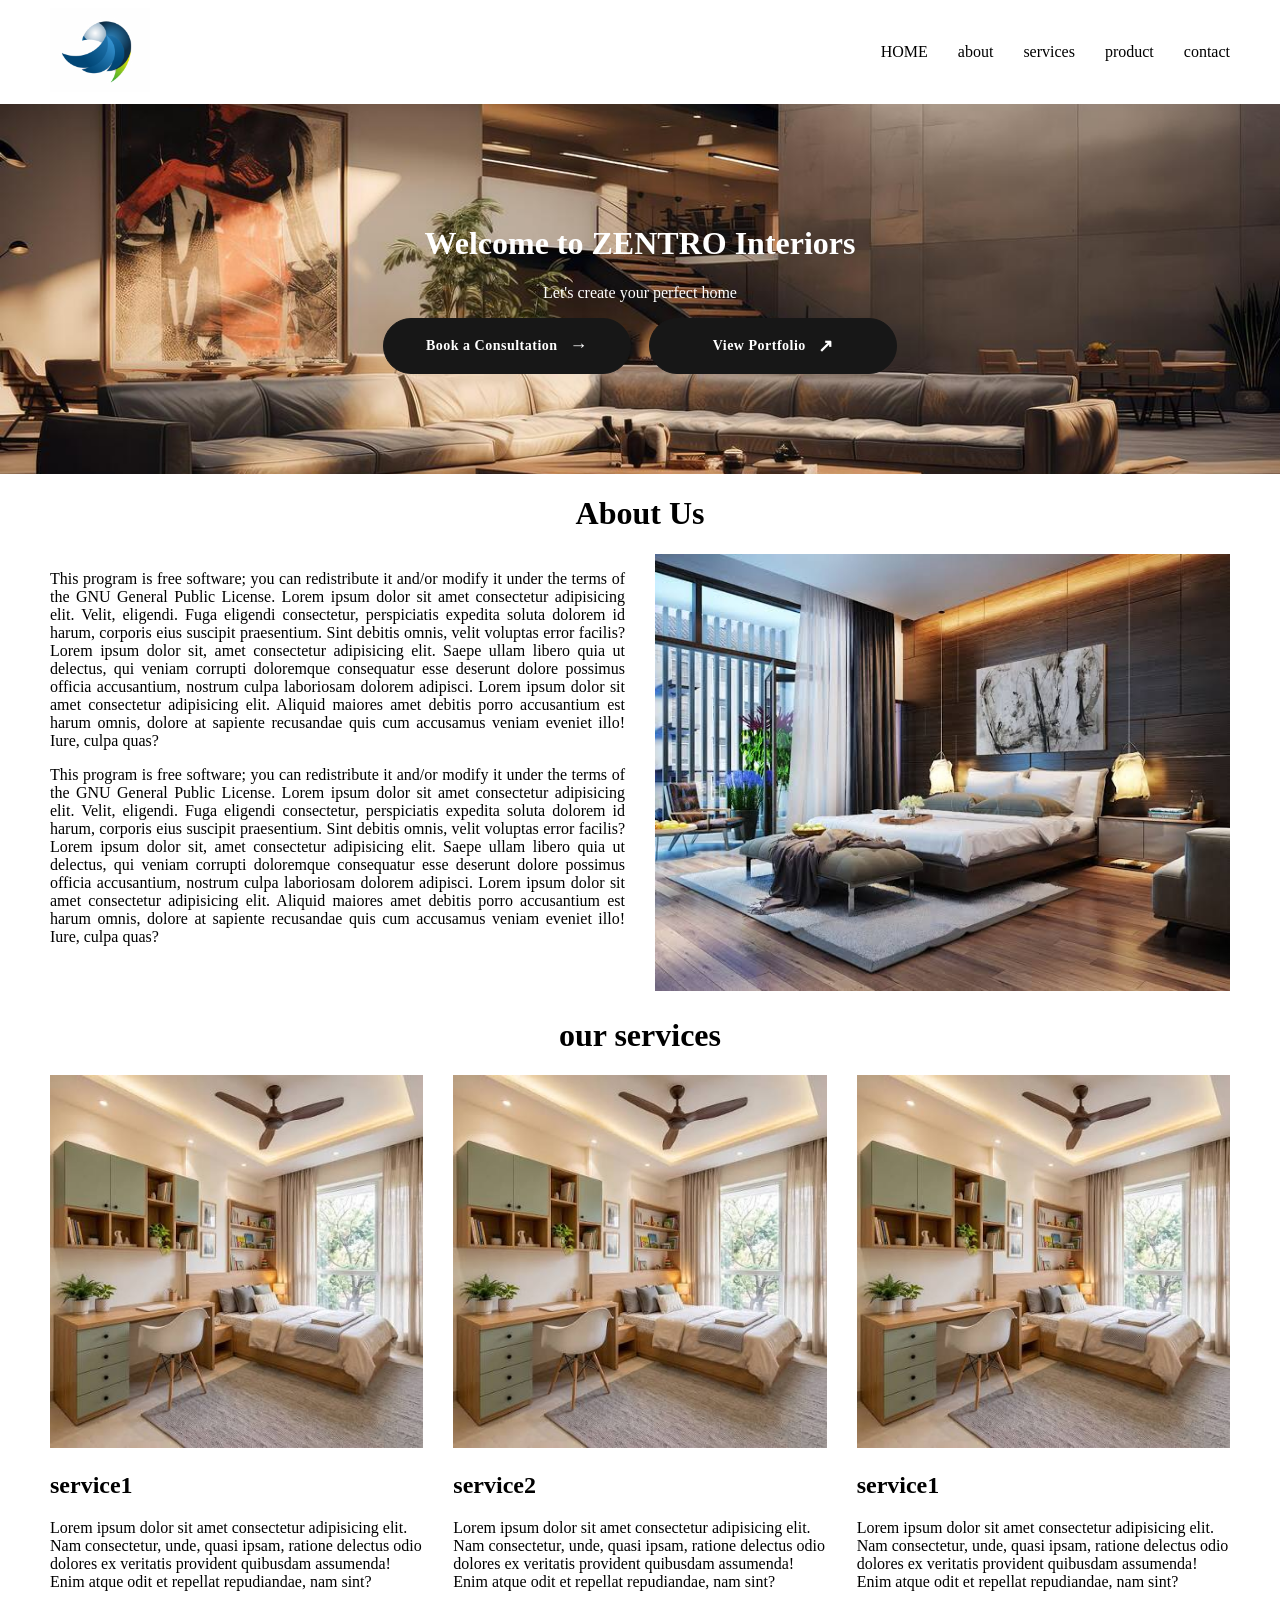
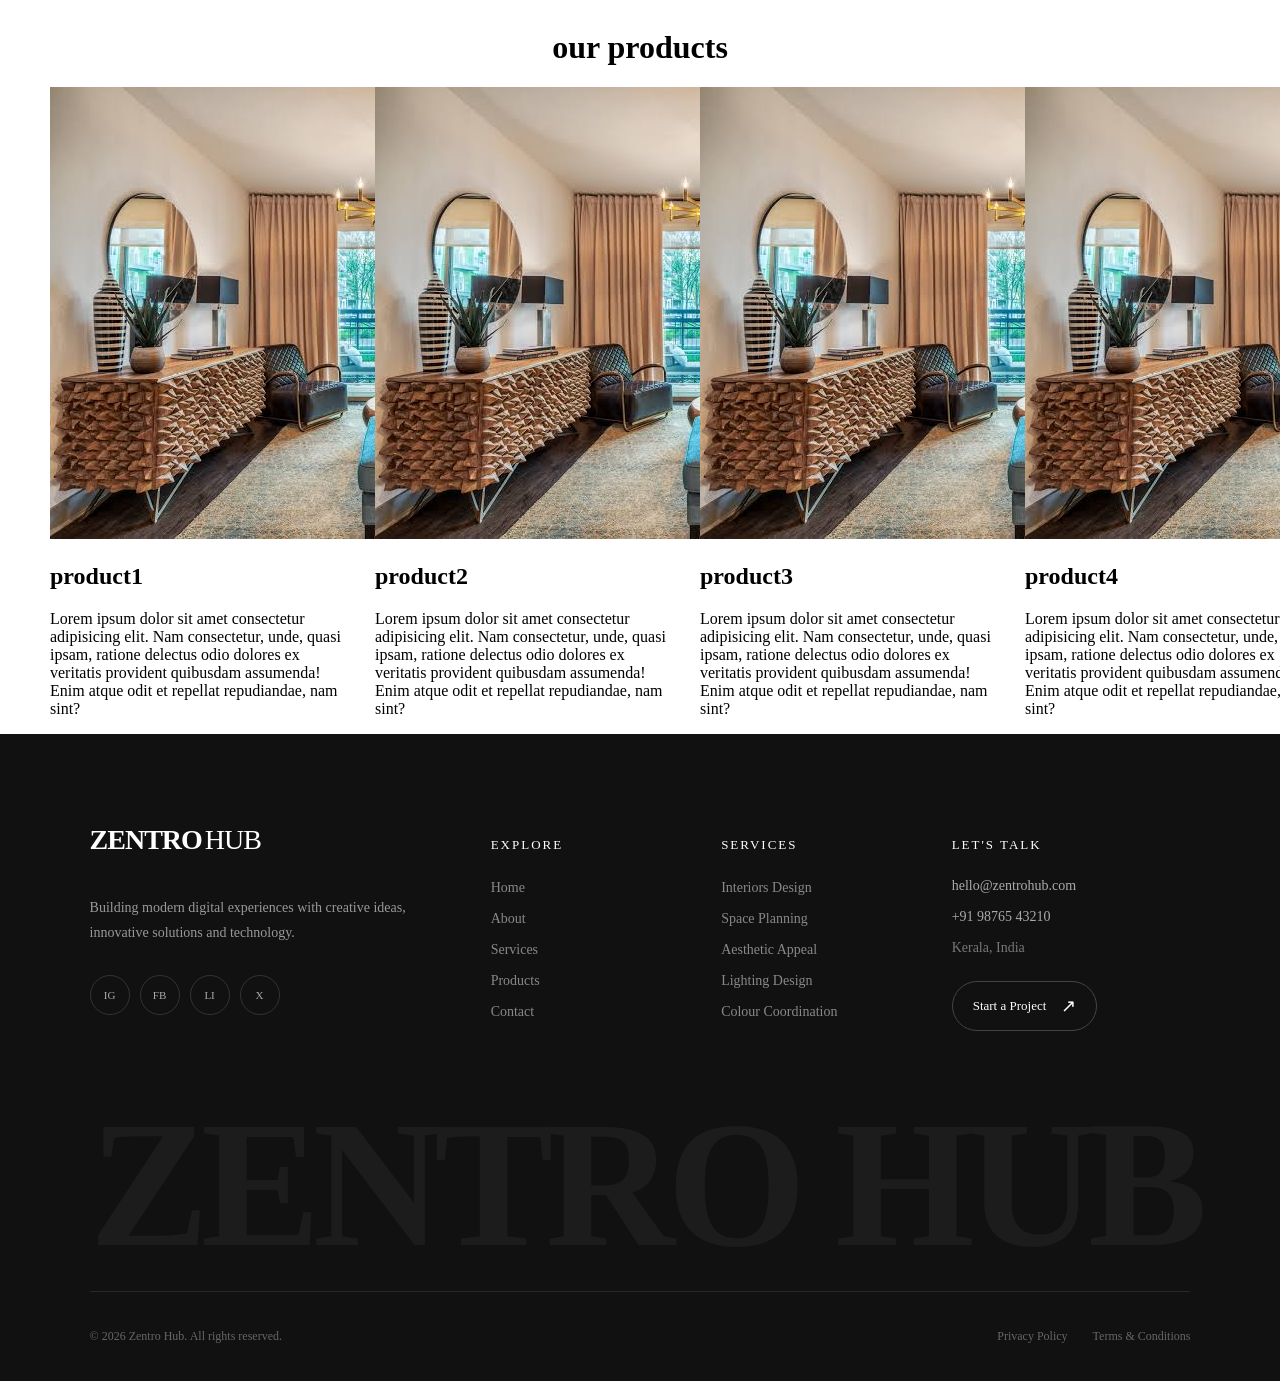
<file: index.html>
<!DOCTYPE html>
<html lang="en">

<head>
    <meta charset="UTF-8">
    <meta name="viewport" content="width=device-width, initial-scale=1.0">
    <meta http-equiv="X-UA-Compatible" content="ie=edge">
    <title>home page</title>
    <link rel="stylesheet" href="style.css">

</head>

<body>


    <header>
        <div class="logo-box">
            <img src="logo.png" alt="" id="image-logo">

        </div>
        <div class="link-box">
            <ul>
                <li><a href="herosection.html">HOME</a></li>
                <li><a href="about.html">about</a></li>
                <li><a href="#">services</a></li>
                <li><a href="#">product</a></li>
                <li><a href="CONTACT.HTML">contact</a></li>
            </ul>

        </div>

    </header>
    <div id="hero">
        <h1>Welcome to ZENTRO Interiors</h1>
        <p>Let's create your perfect home</p>
        <div class="cta-container">

            <!-- Consultation Button -->
            <a href="#consultation" class="cta-btn consultation">
                <span>Book a Consultation</span>
                <span class="arrow">→</span>
            </a>

            <!-- Portfolio Button -->
            <a href="#portfolio" class="cta-btn portfolio">
                <span>View Portfolio</span>
                <span class="arrow">↗</span>
            </a>

        </div>
    </div>

    <div>
        <h1 class="sec-title">About Us</h1>
    </div>

    <div id="about">

        <div id="about-text">
            <p>This program is free software; you can redistribute it and/or
                modify it under the terms of the GNU General Public License. Lorem ipsum dolor sit amet consectetur
                adipisicing elit. Velit, eligendi. Fuga eligendi consectetur, perspiciatis expedita soluta dolorem id
                harum, corporis eius suscipit praesentium. Sint debitis omnis, velit voluptas error facilis? Lorem ipsum
                dolor sit, amet consectetur adipisicing elit. Saepe ullam libero quia ut delectus, qui veniam corrupti
                doloremque consequatur esse deserunt dolore possimus officia accusantium, nostrum culpa laboriosam
                dolorem adipisci. Lorem ipsum dolor sit amet consectetur adipisicing elit. Aliquid maiores amet debitis
                porro accusantium est harum omnis, dolore at sapiente recusandae quis cum accusamus veniam eveniet illo!
                Iure, culpa quas?</p>
                <p>This program is free software; you can redistribute it and/or
                    modify it under the terms of the GNU General Public License. Lorem ipsum dolor sit amet consectetur
                    adipisicing elit. Velit, eligendi. Fuga eligendi consectetur, perspiciatis expedita soluta dolorem id
                    harum, corporis eius suscipit praesentium. Sint debitis omnis, velit voluptas error facilis? Lorem ipsum
                    dolor sit, amet consectetur adipisicing elit. Saepe ullam libero quia ut delectus, qui veniam corrupti
                    doloremque consequatur esse deserunt dolore possimus officia accusantium, nostrum culpa laboriosam
                    dolorem adipisci. Lorem ipsum dolor sit amet consectetur adipisicing elit. Aliquid maiores amet debitis
                    porro accusantium est harum omnis, dolore at sapiente recusandae quis cum accusamus veniam eveniet illo!
                    Iure, culpa quas?
                    
                </p>

        </div>

        <div id="aboutimagebox">
            <img src="aboutus.jpg" id="aboutimage">
        </div>

    </div>
    <div>
        <h1 class="sec-title">our services</h1>
    </div>
    <div id="services-box">
        <div class="service-box">
            <img src="service2.jpg" class="service-image">
            <h2>service1</h2>
            <p>Lorem ipsum dolor sit amet consectetur adipisicing elit. Nam consectetur, unde, quasi ipsam, ratione
                delectus odio dolores ex veritatis provident quibusdam assumenda! Enim atque odit et repellat
                repudiandae, nam sint?</p>
        </div>
        <div class="service-box">
            <img src="service2.jpg" class="service-image">
            <h2>service2</h2>
            <p>Lorem ipsum dolor sit amet consectetur adipisicing elit. Nam consectetur, unde, quasi ipsam, ratione
                delectus odio dolores ex veritatis provident quibusdam assumenda! Enim atque odit et repellat
                repudiandae, nam sint?</p>
        </div>
        <div class="service-box">
            <img src="service2.jpg" class="service-image">
            <h2>service1</h2>
            <p>Lorem ipsum dolor sit amet consectetur adipisicing elit. Nam consectetur, unde, quasi ipsam, ratione
                delectus odio dolores ex veritatis provident quibusdam assumenda! Enim atque odit et repellat
                repudiandae, nam sint?</p>
        </div>

    </div>



    <div>
        <h1 class="sec-title">our products</h1>
    </div>
    <div id="products-box">
        <div class="product-box">
            <img src="product1.jpg" class="product-image">
            <h2>product1</h2>
            <p>Lorem ipsum dolor sit amet consectetur adipisicing elit. Nam consectetur, unde, quasi ipsam, ratione
                delectus odio dolores ex veritatis provident quibusdam assumenda! Enim atque odit et repellat
                repudiandae, nam sint?</p>
        </div>
        <div class="product-box">
            <img src="product1.jpg" class="product-image">
            <h2>product2</h2>
            <p>Lorem ipsum dolor sit amet consectetur adipisicing elit. Nam consectetur, unde, quasi ipsam, ratione
                delectus odio dolores ex veritatis provident quibusdam assumenda! Enim atque odit et repellat
                repudiandae, nam sint?</p>
        </div>
        <div class="product-box">
            <img src="product1.jpg" class="product-image">
            <h2>product3</h2>
            <p>Lorem ipsum dolor sit amet consectetur adipisicing elit. Nam consectetur, unde, quasi ipsam, ratione
                delectus odio dolores ex veritatis provident quibusdam assumenda! Enim atque odit et repellat
                repudiandae, nam sint?</p>
        </div>
        <div class="product-box">
            <img src="product1.jpg" class="product-image">
            <h2>product4</h2>
            <p>Lorem ipsum dolor sit amet consectetur adipisicing elit. Nam consectetur, unde, quasi ipsam, ratione
                delectus odio dolores ex veritatis provident quibusdam assumenda! Enim atque odit et repellat
                repudiandae, nam sint?</p>
        </div>




    </div>

    <footer class="footer">

        <div class="footer-container">

            <!-- Brand -->
            <div class="footer-brand">

                <a href="#" class="footer-logo">
                    ZENTRO<span>HUB</span>
                </a>

                <p>
                    Building modern digital experiences with
                    creative ideas, innovative solutions and
                    technology.
                </p>

                <div class="social-links">
                    <a href="#">IG</a>
                    <a href="#">FB</a>
                    <a href="#">LI</a>
                    <a href="#">X</a>
                </div>

            </div>


            <!-- Quick Links -->
            <div class="footer-column">

                <h3>Explore</h3>

                <ul>
                    <li><a href="#home">Home</a></li>
                    <li><a href="#about">About</a></li>
                    <li><a href="#services">Services</a></li>
                    <li><a href="#products">Products</a></li>
                    <li><a href="#contact">Contact</a></li>
                </ul>

            </div>


            <!-- Services -->
            <div class="footer-column">

                <h3>Services</h3>

                <ul>
                    <li><a href="#">Interiors Design</a></li>
                    <li><a href="#">Space Planning</a></li>
                    <li><a href="#">Aesthetic Appeal</a></li>
                    <li><a href="#">Lighting Design</a></li>
                    <li><a href="#">Colour Coordination</a></li>
                </ul>

            </div>


            <!-- Contact -->
            <div class="footer-column contact-column">

                <h3>Let's Talk</h3>

                <a href="mailto:hello@zentrohub.com">
                    hello@zentrohub.com
                </a>

                <a href="tel:+919876543210">
                    +91 98765 43210
                </a>

                <p>
                    Kerala, India
                </p>

                <a href="#" class="contact-button">
                    Start a Project
                    <span>↗</span>
                </a>

            </div>

        </div>


        <!-- Large Brand Text -->

        <div class="footer-big-text">
            ZENTRO HUB
        </div>


        <!-- Bottom -->

        <div class="footer-bottom">

            <p>
                © 2026 Zentro Hub. All rights reserved.
            </p>

            <div>
                <a href="#">Privacy Policy</a>
                <a href="#">Terms & Conditions</a>
            </div>

        </div>

    </footer>
    
    






</body>

</html>
</file>
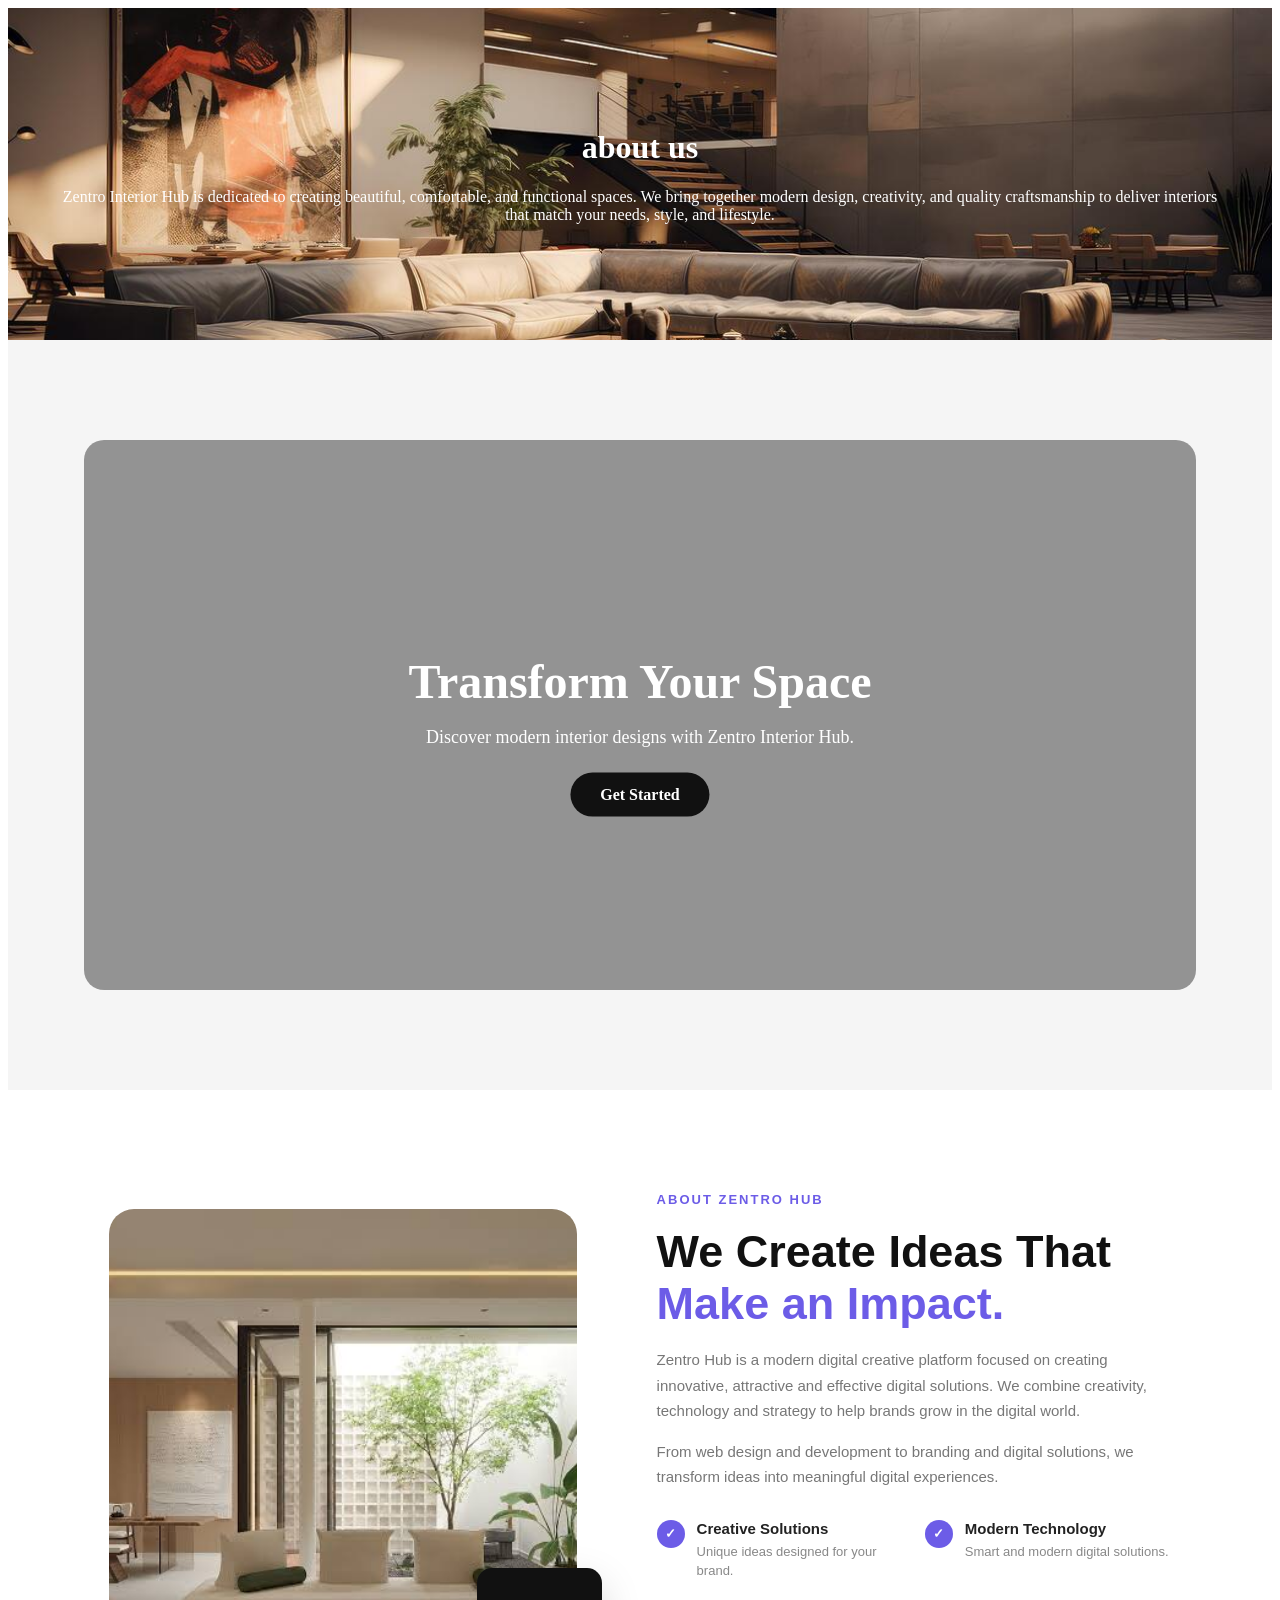
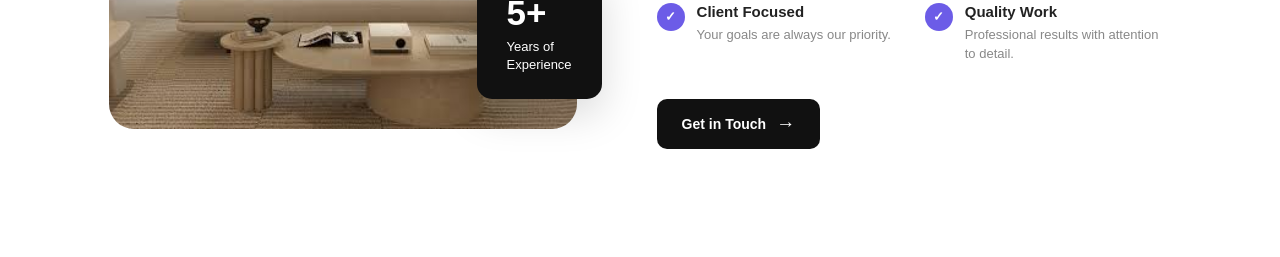
<file: about.html>
<!DOCTYPE html>
<html lang="en">

<head>
    <meta charset="UTF-8">
    <meta name="viewport" content="width=device-width, initial-scale=1.0">
    <meta http-equiv="X-UA-Compatible" content="ie=edge">
    <title>about page</title>
    <link rel="stylesheet" href="about.css">
</head>

<body>
    <div class="about">
        <h1>about us</h1>
        <p>Zentro Interior Hub is dedicated to creating beautiful, comfortable, and functional spaces. We bring together
            modern design, creativity, and quality craftsmanship to deliver interiors that match your needs, style, and
            lifestyle.
        </p>
    </div>
    

    <section class="video-section">
        <div class="video-container">
            <video autoplay muted loop playsinline>
                <source src="video.mp4" type="video/mp4">
                Your browser does not support the video tag.
            </video>
    
            <div class="video-content">
                <h2>Transform Your Space</h2>
                <p>Discover modern interior designs with Zentro Interior Hub.</p>
                <a href="#contact" class="video-btn">Get Started</a>
            </div>
        </div>
    </section>
    

    <section class="about-section" id="about">

        <div class="about-container">

            <!-- Image Side -->
            <div class="about-image">
                <div class="image-box">
                    <img src="service1.jpg" alt="Zentro Hub">
                </div>

                <div class="experience-box">
                    <h3>5+</h3>
                    <p>Years of<br>Experience</p>
                </div>
            </div>


            <!-- Content Side -->
            <div class="about-content">

                <span class="small-title">ABOUT ZENTRO HUB</span>

                <h2>
                    We Create Ideas That
                    <span>Make an Impact.</span>
                </h2>

                <p>
                    Zentro Hub is a modern digital creative platform focused on
                    creating innovative, attractive and effective digital solutions.
                    We combine creativity, technology and strategy to help brands
                    grow in the digital world.
                </p>

                <p>
                    From web design and development to branding and digital
                    solutions, we transform ideas into meaningful digital
                    experiences.
                </p>


                <!-- Features -->

                <div class="about-features">

                    <div class="feature">
                        <div class="feature-icon">✓</div>
                        <div>
                            <h4>Creative Solutions</h4>
                            <p>Unique ideas designed for your brand.</p>
                        </div>
                    </div>

                    <div class="feature">
                        <div class="feature-icon">✓</div>
                        <div>
                            <h4>Modern Technology</h4>
                            <p>Smart and modern digital solutions.</p>
                        </div>
                    </div>

                    <div class="feature">
                        <div class="feature-icon">✓</div>
                        <div>
                            <h4>Client Focused</h4>
                            <p>Your goals are always our priority.</p>
                        </div>
                    </div>

                    <div class="feature">
                        <div class="feature-icon">✓</div>
                        <div>
                            <h4>Quality Work</h4>
                            <p>Professional results with attention to detail.</p>
                        </div>
                    </div>

                </div>


                <a href="#contact" class="about-btn">
                    Get in Touch
                    <span>→</span>
                </a>

            </div>

        </div>

    </section>
</body>

</html>
</file>
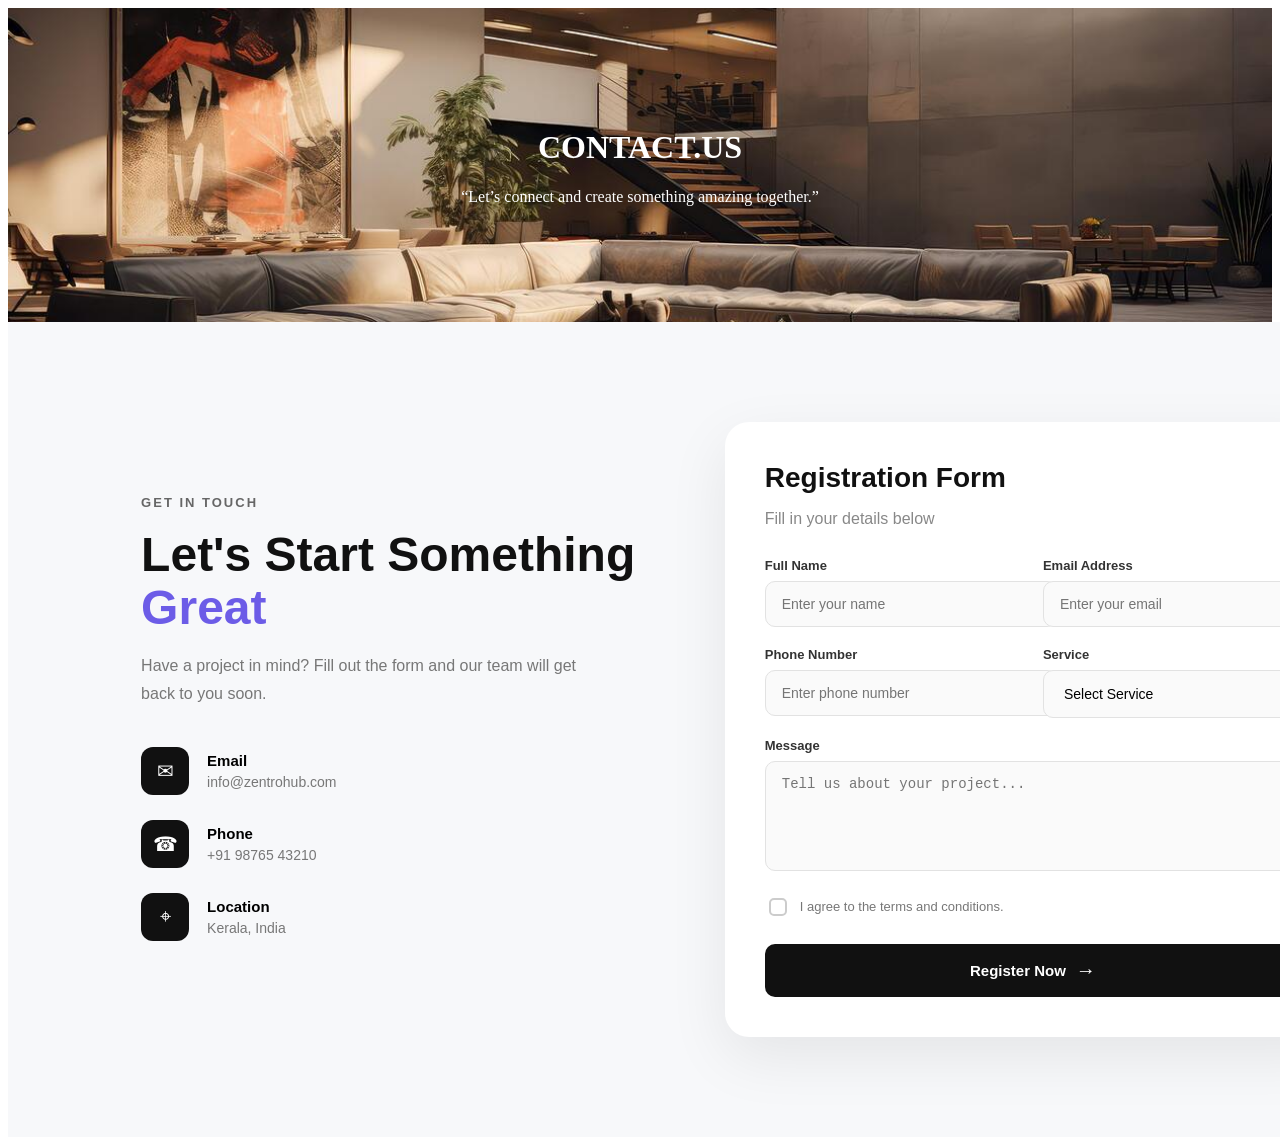
<file: CONTACT.HTML>
<!DOCTYPE html>
<html lang="en">

<head>
    <meta charset="UTF-8">
    <meta name="viewport" content="width=device-width, initial-scale=1.0">
    <meta http-equiv="X-UA-Compatible" content="ie=edge">
    <title>Contact.us</title>
    <link rel="stylesheet" href="contact.css">
</head>

<body>
    <div class="contact">
    <h1>CONTACT.US</h1>
    <p>
        “Let’s connect and create something amazing together.”
    </p>
    </div>

    <section class="contact-section" id="contact">

        <div class="contact-container">
    
            <!-- Left Side -->
            <div class="contact-info">
                <span class="small-title">GET IN TOUCH</span>
                <h2>Let's Start Something <span>Great</span></h2>
                <p>
                    Have a project in mind? Fill out the form and our team
                    will get back to you soon.
                </p>
    
                <div class="contact-details">
                    <div class="detail">
                        <div class="icon">✉</div>
                        <div>
                            <h4>Email</h4>
                            <p>info@zentrohub.com</p>
                        </div>
                    </div>
    
                    <div class="detail">
                        <div class="icon">☎</div>
                        <div>
                            <h4>Phone</h4>
                            <p>+91 98765 43210</p>
                        </div>
                    </div>
    
                    <div class="detail">
                        <div class="icon">⌖</div>
                        <div>
                            <h4>Location</h4>
                            <p>Kerala, India</p>
                        </div>
                    </div>
                </div>
            </div>
    
    
            <!-- Registration Form -->
            <div class="form-box">
    
                <h3>Registration Form</h3>
                <p>Fill in your details below</p>
    
                <form>
    
                    <div class="input-row">
    
                        <div class="input-group">
                            <label>Full Name</label>
                            <input type="text"
                                   placeholder="Enter your name"
                                   required>
                        </div>
    
                        <div class="input-group">
                            <label>Email Address</label>
                            <input type="email"
                                   placeholder="Enter your email"
                                   required>
                        </div>
    
                    </div>
    
    
                    <div class="input-row">
    
                        <div class="input-group">
                            <label>Phone Number</label>
                            <input type="tel"
                                   placeholder="Enter phone number"
                                   required>
                        </div>
    
                        <div class="input-group">
                            <label>Service</label>
    
                            <select required>
                                <option value="">Select Service</option>
                                <option>Space Planning</option>
                                <option>Aesthetic Appeal</option>
                                <option>Lighting Design</option>
                                <option>Colour Coordination</option>
                                <option>Budget Management</option>
                                <option>Safety and Accessibility</option>
                                <option>Sustainability</option>
                                <option>Material Selection</option>
                                <option>Furniture Selection</option>
                            </select>
    
                        </div>
    
                    </div>
    
    
                    <div class="input-group">
                        <label>Message</label>
    
                        <textarea rows="5"
                                  placeholder="Tell us about your project..."
                                  required></textarea>
                    </div>
    
    
                    <div class="checkbox">
                        <input type="checkbox" required>
                        <span>
                            I agree to the terms and conditions.
                        </span>
                    </div>
    
    
                    <button type="submit">
                        Register Now
                        <span>→</span>
                    </button>
    
                </form>
    
            </div>
    
        </div>
    
    </section>
</body>

</html>
</file>
<file: style.css>
body {

    margin: 0px;
}
ul{
    margin: 0px;
    padding: 0px;
}
/* header */

header{
    display: flex;
    justify-content: space-between;
    align-items: center;
    padding: 0px 50px   ;
}
img#image-logo{
    height: 100px;
}
.link-box ul{
    display: flex;
    list-style-type: none;
    gap: 30px;
}
.link-box ul li a{
    text-decoration: none;
    color: black;
}
.link-box ul li a:hover{
    color: blue;
    text-decoration: underline;

}
@media(max-width:768px){
    header{
        flex-wrap: wrap;
        justify-content: center;
        align-items: center;
        padding: 0px 15px   ;
    }  
    .link-box ul{
        margin-bottom: 20px;
    }  
}



/* hero section */

#hero {
    /* background-color: dodgerblue; */
    background-image: url(image-bg.jpg);
    background-size: cover;
    background-position: center;
    color: white;
    padding:100px 50px;
    text-align: center;
}

h1.sec-title {
    text-align: center
}

@media(max-width:768px){
    #hero {
        padding: 50px 15px ;
        text-align: center;
    }
 
 
}


/* about section */

#about {
    display: flex;
    padding: 0px 50px;
    gap: 30px;
}

#about-text {
    width: 50%;
    text-align: justify;
}

#aboutimagebox {
    width: 50%;
}

img#aboutimage {
    width: 100%;
}
@media (max-width:768px){
        #about {
            padding: 0px 15px;
            flex-wrap: wrap;    
        }
        #about-text,#aboutimagebox{
        width:100%;
        }  
        #about-text {
           text-align: justify;
        }  
}

/* service section */

#services-box{
padding:0px 50px; 
display:flex;
gap:30px;   
}  

.service-box{
    width:33.33%
}

img.service-image{
    width:100%;
}
@media(max-width:768px){
#services-box{
padding:0px 15px;
flex-wrap: wrap; 
    }  
.service-box{
 width:100%;
    }   
}

/* product section */

#products-box{
    padding:0px 50px;
    display:flex;
    gap:30px;

}
.product-box{
    width:25%;
}
img.product-image{
    widows: 100%;
}
@media(max-width:768px){
    #products-box{
        padding:0px 15px;
        flex-wrap: wrap;
    
    }
    .product-box{
        width:100%;
    }   
}
.cta-container {
    display: flex;
    gap: 18px;
    flex-wrap: wrap;
    justify-content: center;
}

/* Common Button Style */
.cta-btn {
    position: relative;
    display: inline-flex;
    align-items: center;
    justify-content: center;
    gap: 12px;
    padding: 16px 28px;
    min-width: 190px;
    border-radius: 50px;
    text-decoration: none;
    font-size: 14px;
    font-weight: 600;
    letter-spacing: 0.5px;
    overflow: hidden;
    transition: 0.4s ease;
}

/* Consultation */
.consultation {
    background: #171717;
    color: #fff;
    border: 1px solid #171717;
}

.consultation::before {
    content: "";
    position: absolute;
    width: 0;
    height: 100%;
    left: 0;
    top: 0;
    background: #333;
    transition: 0.4s ease;
    z-index: 0;
}

.consultation:hover::before {
    width: 100%;
}

/* Portfolio */
.portfolio {
    background:  #171717;
    color: #fff;
    border: 1px solid #171717;
}

.portfolio::before {
    content: "";
    position: absolute;
    width: 0;
    height: 100%;
    left: 0;
    top: 0;
    background: #171717;
    transition: 0.4s ease;
    z-index: 0;
}

.portfolio:hover::before {
    width: 100%;
}

.portfolio:hover {
    color: #fff;
}

/* Text + Arrow */
.cta-btn span {
    position: relative;
    z-index: 1;
}

.arrow {
    font-size: 18px;
    transition: 0.4s ease;
}

.cta-btn:hover .arrow {
    transform: translateX(5px);
}

/* Mobile */
@media (max-width: 600px) {
    .cta-container {
        flex-direction: column;
    }

    .cta-btn {
        width: 220px;
    }
}


/* footer section */
.footer {
    background: #111;
    color: #fff;
    padding: 90px 7% 25px;
    overflow: hidden;
}


.footer-container {
    max-width: 1400px;
    margin: auto;

    display: grid;
    grid-template-columns:
        2fr 1fr 1fr 1.4fr;

    gap: 60px;
}


/* BRAND */

.footer-logo {
    display: inline-block;

    text-decoration: none;

    color: #fff;

    font-size: 28px;
    font-weight: 700;

    letter-spacing: -1px;

    margin-bottom: 25px;
}


.footer-logo span {
    font-weight: 300;
    margin-left: 3px;
}


.footer-brand p {
    max-width: 350px;

    color: #999;

    font-size: 14px;

    line-height: 1.8;

    margin-bottom: 30px;
}


/* SOCIAL */

.social-links {
    display: flex;
    gap: 10px;
}


.social-links a {
    width: 38px;
    height: 38px;

    border: 1px solid #333;

    border-radius: 50%;

    display: flex;
    align-items: center;
    justify-content: center;

    text-decoration: none;

    color: #aaa;

    font-size: 11px;

    transition: .3s ease;
}


.social-links a:hover {
    background: #fff;
    color: #111;
    border-color: #fff;

    transform: translateY(-4px);
}


/* COLUMNS */

.footer-column h3 {
    font-size: 13px;

    font-weight: 500;

    text-transform: uppercase;

    letter-spacing: 2px;

    color: #fff;

    margin-bottom: 25px;
}


.footer-column ul {
    list-style: none;
    padding: 0;
    margin: 0;
}


.footer-column ul li {
    margin-bottom: 13px;
}


.footer-column ul li a {
    color: #888;

    text-decoration: none;

    font-size: 14px;

    transition: .3s ease;
}


.footer-column ul li a:hover {
    color: #fff;

    padding-left: 5px;
}


/* CONTACT */

.contact-column > a:not(.contact-button) {
    display: block;

    color: #aaa;

    text-decoration: none;

    font-size: 14px;

    margin-bottom: 15px;

    transition: .3s ease;
}


.contact-column > a:not(.contact-button):hover {
    color: #fff;
}


.contact-column p {
    color: #777;

    font-size: 14px;

    margin-bottom: 25px;
}


/* PROJECT BUTTON */

.contact-button {
    display: inline-flex;

    align-items: center;

    gap: 15px;

    padding: 13px 20px;

    border: 1px solid #444;

    border-radius: 30px;

    text-decoration: none;

    color: #fff;

    font-size: 13px;

    transition: .3s ease;
}


.contact-button span {
    font-size: 18px;

    transition: .3s ease;
}


.contact-button:hover {
    background: #fff;

    color: #111;

    border-color: #fff;
}


.contact-button:hover span {
    transform: translate(3px, -3px);
}


/* BIG TEXT */

.footer-big-text {
    max-width: 1400px;

    margin: 80px auto 35px;

    font-size: clamp(70px, 14vw, 190px);

    font-weight: 700;

    letter-spacing: -8px;

    line-height: .8;

    color: #1c1c1c;

    white-space: nowrap;

    user-select: none;
}


/* BOTTOM */

.footer-bottom {
    max-width: 1400px;

    margin: auto;

    padding-top: 25px;

    border-top: 1px solid #292929;

    display: flex;

    justify-content: space-between;

    align-items: center;

    gap: 20px;
}


.footer-bottom p {
    color: #666;

    font-size: 12px;
}


.footer-bottom div {
    display: flex;

    gap: 25px;
}


.footer-bottom a {
    color: #666;

    text-decoration: none;

    font-size: 12px;

    transition: .3s ease;
}


.footer-bottom a:hover {
    color: #fff;
}


/* =========================
   TABLET
========================= */

@media (max-width: 900px) {

    .footer-container {
        grid-template-columns: 1fr 1fr;
        gap: 50px;
    }

    .footer-big-text {
        font-size: 13vw;
    }

}


/* =========================
   MOBILE
========================= */

@media (max-width: 600px) {

    .footer {
        padding: 65px 6% 20px;
    }

    .footer-container {
        grid-template-columns: 1fr;
        gap: 40px;
    }

    .footer-big-text {
        margin-top: 60px;

        font-size: 17vw;

        letter-spacing: -3px;
    }

    .footer-bottom {
        flex-direction: column;

        align-items: flex-start;
    }

    .footer-bottom div {
        flex-direction: column;

        gap: 10px;
    }

}
</file>
<file: about.css>
.about{
    background-image: url(image-bg.jpg);
    background-size: cover;
    background-position: center;
    color: white;
    padding:100px 50px;
    text-align: center;
    
}
* {
    box-sizing: border-box;
}

.about-section {
    width: 100%;
    padding: 100px 8%;
    background: #ffffff;
    font-family: Arial, sans-serif;
}

.about-container {
    max-width: 1200px;
    margin: auto;

    display: grid;
    grid-template-columns: 1fr 1.1fr;
    gap: 80px;

    align-items: center;
}


/* =========================
   IMAGE
========================= */

.about-image {
    position: relative;
}

.image-box {
    width: 100%;
    height: 520px;

    overflow: hidden;
    border-radius: 25px;
}

.image-box img {
    width: 100%;
    height: 100%;

    object-fit: cover;

    display: block;
}


/* Experience Box */

.experience-box {
    position: absolute;

    right: -25px;
    bottom: 30px;

    background: #111;
    color: white;

    padding: 25px 30px;

    border-radius: 15px;

    box-shadow: 0 15px 40px rgba(0,0,0,0.15);
}

.experience-box h3 {
    margin: 0;
    font-size: 35px;
}

.experience-box p {
    margin: 5px 0 0;
    font-size: 13px;
    line-height: 1.4;
}


/* =========================
   CONTENT
========================= */

.small-title {
    font-size: 13px;
    font-weight: 700;

    letter-spacing: 2px;

    color: #6c5ce7;
}

.about-content h2 {
    font-size: 45px;
    line-height: 1.15;

    margin: 18px 0;

    color: #111;
}

.about-content h2 span {
    color: #6c5ce7;
}

.about-content > p {
    color: #777;

    line-height: 1.7;

    font-size: 15px;

    margin-bottom: 15px;
}


/* =========================
   FEATURES
========================= */

.about-features {
    display: grid;

    grid-template-columns: 1fr 1fr;

    gap: 22px;

    margin-top: 30px;
}

.feature {
    display: flex;

    gap: 12px;

    align-items: flex-start;
}

.feature-icon {
    min-width: 28px;
    height: 28px;

    display: flex;
    align-items: center;
    justify-content: center;

    background: #6c5ce7;
    color: white;

    border-radius: 50%;

    font-size: 13px;
    font-weight: bold;
}

.feature h4 {
    margin: 0 0 5px;

    font-size: 15px;

    color: #222;
}

.feature p {
    margin: 0;

    color: #888;

    font-size: 13px;

    line-height: 1.5;
}


/* =========================
   BUTTON
========================= */

.about-btn {
    display: inline-flex;

    align-items: center;

    gap: 10px;

    margin-top: 35px;

    padding: 14px 25px;

    background: #111;

    color: white;

    text-decoration: none;

    border-radius: 10px;

    font-size: 14px;
    font-weight: 600;

    transition: 0.3s;
}

.about-btn span {
    font-size: 19px;
}

.about-btn:hover {
    background: #6c5ce7;
    transform: translateY(-3px);
}


/* =========================
   RESPONSIVE
========================= */

@media (max-width: 900px) {

    .about-container {
        grid-template-columns: 1fr;
        gap: 50px;
    }

    .about-content h2 {
        font-size: 38px;
    }

    .image-box {
        height: 450px;
    }

    .experience-box {
        right: 20px;
    }
}


@media (max-width: 600px) {

    .about-section {
        padding: 70px 5%;
    }

    .image-box {
        height: 350px;
    }

    .about-content h2 {
        font-size: 32px;
    }

    .about-features {
        grid-template-columns: 1fr;
    }

    .experience-box {
        bottom: 20px;
        right: 15px;
        padding: 18px 22px;
    }
}

/* video */

.video-section {
    width: 100%;
    padding: 100px 6%;
    background: #f5f5f5;
}

.video-container {
    position: relative;
    width: 100%;
    max-width: 1200px;
    height: 550px;
    margin: auto;
    overflow: hidden;
    border-radius: 20px;
}

.video-container video {
    width: 100%;
    height: 100%;
    object-fit: cover;
    display: block;
}

/* Dark overlay */
.video-container::after {
    content: "";
    position: absolute;
    inset: 0;
    background: rgba(0, 0, 0, 0.4);
}

/* Text */
.video-content {
    position: absolute;
    z-index: 2;
    top: 50%;
    left: 50%;
    transform: translate(-50%, -50%);
    text-align: center;
    color: white;
    width: 90%;
}

.video-content h2 {
    font-size: 48px;
    margin-bottom: 15px;
    font-weight: 700;
}

.video-content p {
    font-size: 18px;
    margin-bottom: 25px;
}

/* Button */
.video-btn {
    display: inline-block;
    padding: 13px 30px;
    background: #111;
    color:white;
    text-decoration: none;
    border-radius: 30px;
    font-weight: 600;
    transition: 0.3s;
}

.video-btn:hover {
    background: #111;
    color: white;
    transform: translateY(-3px);
}

/* Mobile */
@media (max-width: 768px) {
    .video-container {
        height: 400px;
    }

    .video-content h2 {
        font-size: 32px;
    }

    .video-content p {
        font-size: 15px;
    }
}
</file>
<file: contact.css>
.contact{
    background-image: url(image-bg.jpg);
    background-size: cover;
    background-position: center;
    color: white;
    padding:100px 50px;
    text-align: center;
}


/* =========================
   CONTACT SECTION
========================= */

.contact-section {
    width: 100%;
    padding: 100px 8%;
    background: #f7f8fa;
    font-family: Arial, sans-serif;
}

.contact-container {
    max-width: 1200px;
    margin: auto;

    display: grid;
    grid-template-columns: 1fr 1.2fr;
    gap: 70px;

    align-items: center;
}


/* =========================
   LEFT CONTENT
========================= */

.contact-info .small-title {
    font-size: 13px;
    font-weight: 700;
    letter-spacing: 2px;
    color: #666;
}

.contact-info h2 {
    font-size: 48px;
    line-height: 1.1;
    margin: 18px 0;
    color: #111;
}

.contact-info h2 span {
    color: #6c5ce7;
}

.contact-info > p {
    color: #777;
    line-height: 1.7;
    max-width: 450px;
}


/* Contact Details */

.contact-details {
    margin-top: 40px;
}

.detail {
    display: flex;
    align-items: center;
    gap: 18px;
    margin-bottom: 25px;
}

.icon {
    width: 48px;
    height: 48px;

    display: flex;
    align-items: center;
    justify-content: center;

    background: #111;
    color: white;

    border-radius: 12px;
    font-size: 20px;
}

.detail h4 {
    margin: 0 0 5px;
    font-size: 15px;
}

.detail p {
    margin: 0;
    color: #777;
    font-size: 14px;
}


/* =========================
   FORM BOX
========================= */

.form-box {
    background: white;
    padding: 40px;

    border-radius: 24px;

    box-shadow: 0 20px 60px rgba(0,0,0,0.08);
}

.form-box h3 {
    font-size: 28px;
    margin: 0 0 8px;
    color: #111;
}

.form-box > p {
    color: #888;
    margin-bottom: 30px;
}


/* Input Row */

.input-row {
    display: grid;
    grid-template-columns: 1fr 1fr;
    gap: 20px;
}


/* Input Group */

.input-group {
    margin-bottom: 20px;
}

.input-group label {
    display: block;

    font-size: 13px;
    font-weight: 600;

    margin-bottom: 8px;
    color: #333;
}

.input-group input,
.input-group select,
.input-group textarea {

    width: 100%;

    padding: 14px 16px;

    border: 1px solid #e2e2e2;
    border-radius: 10px;

    outline: none;

    font-size: 14px;

    background: #fafafa;

    transition: 0.3s;
}


/* Focus Effect */

.input-group input:focus,
.input-group select:focus,
.input-group textarea:focus {

    border-color: #6c5ce7;

    background: rgb(255, 255, 255);

    box-shadow: 0 0 0 3px rgba(108,92,231,0.08);
}


/* Textarea */

.input-group textarea {
    resize: none;
}


/* Checkbox */

.checkbox {
    display: flex;
    align-items: center;
    gap: 8px;

    margin-bottom: 25px;

    font-size: 13px;
    color: #777;
}

.checkbox {
    display: flex;
    align-items: center;
    gap: 10px;
    margin-bottom: 25px;
    font-size: 13px;
    color: #777;
}

.checkbox input {
    appearance: none;
    width: 18px;
    height: 18px;
    border: 2px solid #ccc;
    border-radius: 5px;
    cursor: pointer;
    position: relative;
}

.checkbox input:checked {
    background: #6c5ce7;
    border-color: #6c5ce7;
}

.checkbox input:checked::after {
    content: "✓";
    color: white;
    font-size: 12px;
    position: absolute;
    left: 3px;
    top: -1px;
}


/* =========================
   BUTTON
========================= */

.form-box button {

    width: 100%;

    padding: 15px 20px;

    border: none;
    border-radius: 10px;

    background: #111;
    color: white;

    font-size: 15px;
    font-weight: 600;

    cursor: pointer;

    transition: 0.3s;

    display: flex;
    align-items: center;
    justify-content: center;
    gap: 10px;
}

.form-box button span {
    font-size: 20px;
}

.form-box button:hover {
    background: #6c5ce7;
    transform: translateY(-2px);
}


/* =========================
   RESPONSIVE
========================= */

@media (max-width: 900px) {

    .contact-container {
        grid-template-columns: 1fr;
        gap: 40px;
    }

    .contact-info h2 {
        font-size: 38px;
    }
}


@media (max-width: 600px) {

    .contact-section {
        padding: 70px 5%;
    }

    .form-box {
        padding: 25px;
    }

    .input-row {
        grid-template-columns: 1fr;
        gap: 0;
    }

    .contact-info h2 {
        font-size: 32px;
    }
}
</file>
